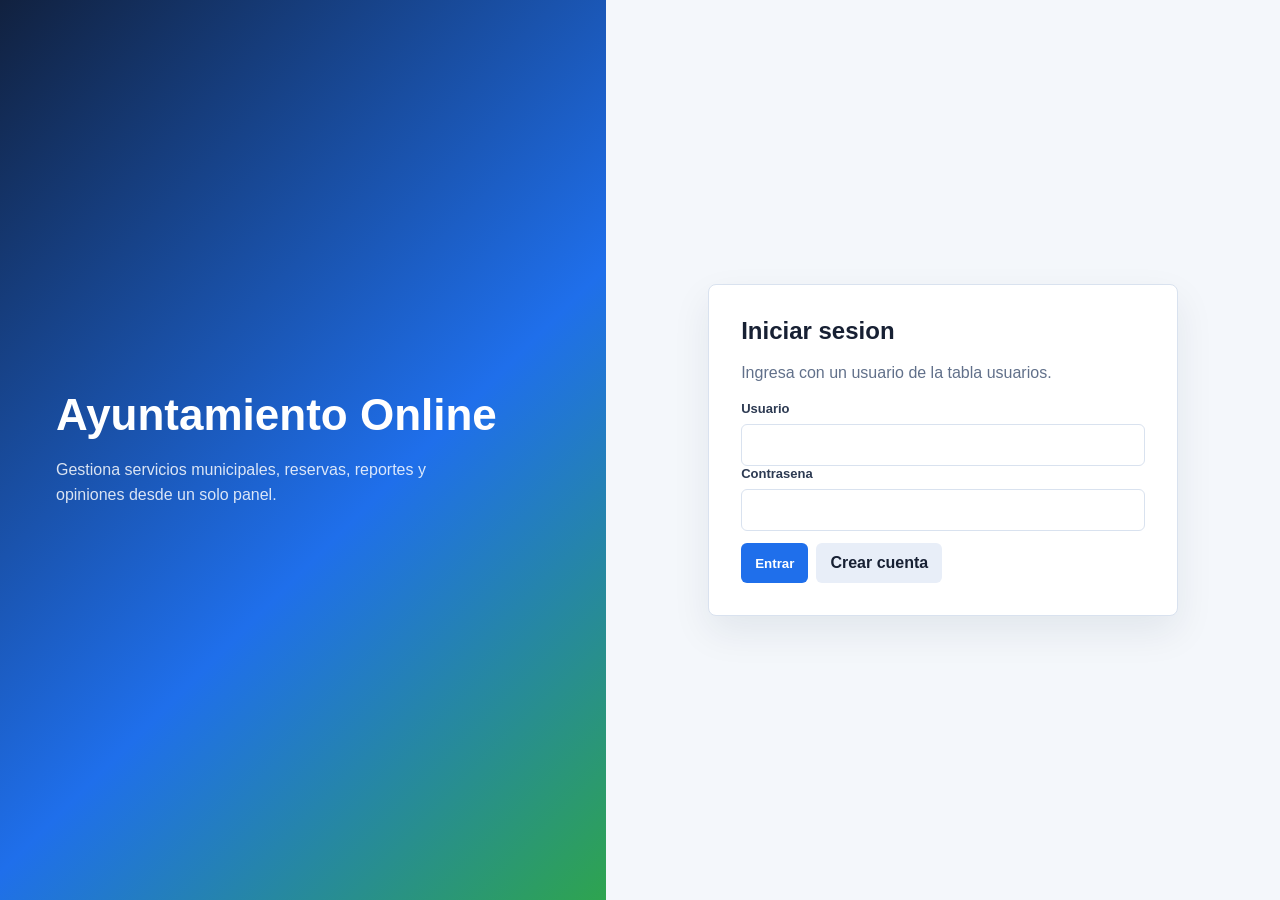
<file: Frontend/index.html>
<!DOCTYPE html>
<html lang="es">
<head>
    <meta charset="UTF-8">
    <meta http-equiv="refresh" content="0; url=Login.html">
    <title>Ayuntamiento Online</title>
</head>
<body>
    <a href="Login.html">Ir al login</a>
</body>
</html>
</file>
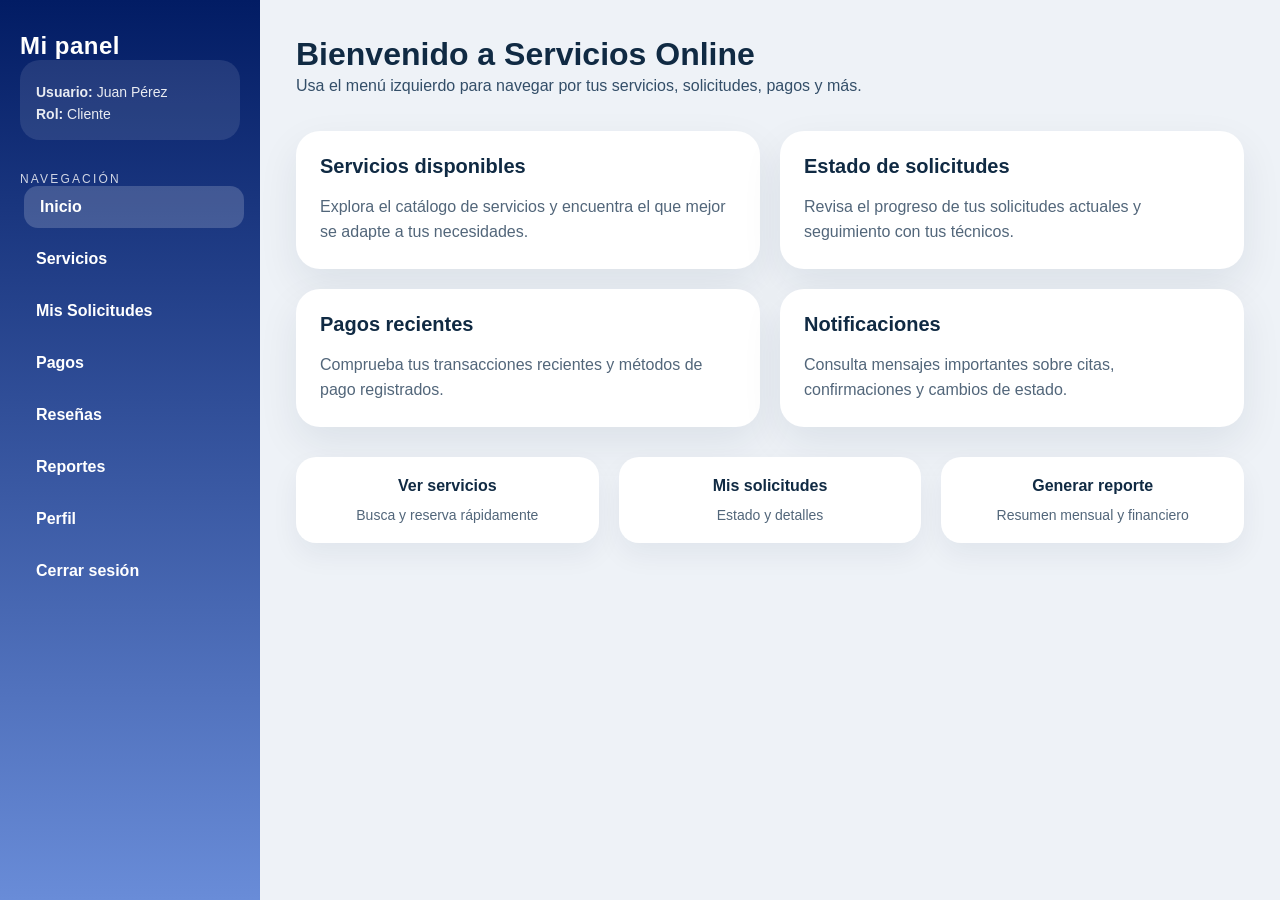
<file: Inicio.html>
<!DOCTYPE html>
<html lang="es">
<head>
    <meta charset="UTF-8">
    <meta name="viewport" content="width=device-width, initial-scale=1.0">
    <title>Inicio | Servicios Online</title>
    <link rel="stylesheet" href="/CSS/Inicio.css">
</head>
<body>
    <div class="dashboard">
        <aside class="sidebar">
            <div>
                <h2>Mi panel</h2>
                <div class="user-card">
                    <p><strong>Usuario:</strong> Juan Pérez</p>
                    <p><strong>Rol:</strong> Cliente</p>
                </div>
            </div>

            <div>
                <p class="section-title">Navegación</p>
                <nav>
                    <a href="Inicio.html" class="active">Inicio</a>
                    <a href="Servicios.html">Servicios</a>
                    <a href="Solicitudes.html">Mis Solicitudes</a>
                    <a href="Pagos.html">Pagos</a>
                    <a href="Resenas.html">Reseñas</a>
                    <a href="Reportes.html">Reportes</a>
                    <a href="Perfil.html">Perfil</a>
                    <a href="Login.html">Cerrar sesión</a>
                </nav>
            </div>
        </aside>

        <main class="main">
            <header>
                <div>
                    <h1>Bienvenido a Servicios Online</h1>
                    <p>Usa el menú izquierdo para navegar por tus servicios, solicitudes, pagos y más.</p>
                </div>
            </header>

            <div class="cards">
                <div class="card">
                    <h3>Servicios disponibles</h3>
                    <p>Explora el catálogo de servicios y encuentra el que mejor se adapte a tus necesidades.</p>
                </div>
                <div class="card">
                    <h3>Estado de solicitudes</h3>
                    <p>Revisa el progreso de tus solicitudes actuales y seguimiento con tus técnicos.</p>
                </div>
                <div class="card">
                    <h3>Pagos recientes</h3>
                    <p>Comprueba tus transacciones recientes y métodos de pago registrados.</p>
                </div>
                <div class="card">
                    <h3>Notificaciones</h3>
                    <p>Consulta mensajes importantes sobre citas, confirmaciones y cambios de estado.</p>
                </div>
            </div>

            <div class="quick-links">
                <a href="Servicios.html" class="quick-link">
                    Ver servicios
                    <span>Busca y reserva rápidamente</span>
                </a>
                <a href="Solicitudes.html" class="quick-link">
                    Mis solicitudes
                    <span>Estado y detalles</span>
                </a>
                <a href="Reportes.html" class="quick-link">
                    Generar reporte
                    <span>Resumen mensual y financiero</span>
                </a>
            </div>
        </main>
    </div>
</body>
</html>
</file>
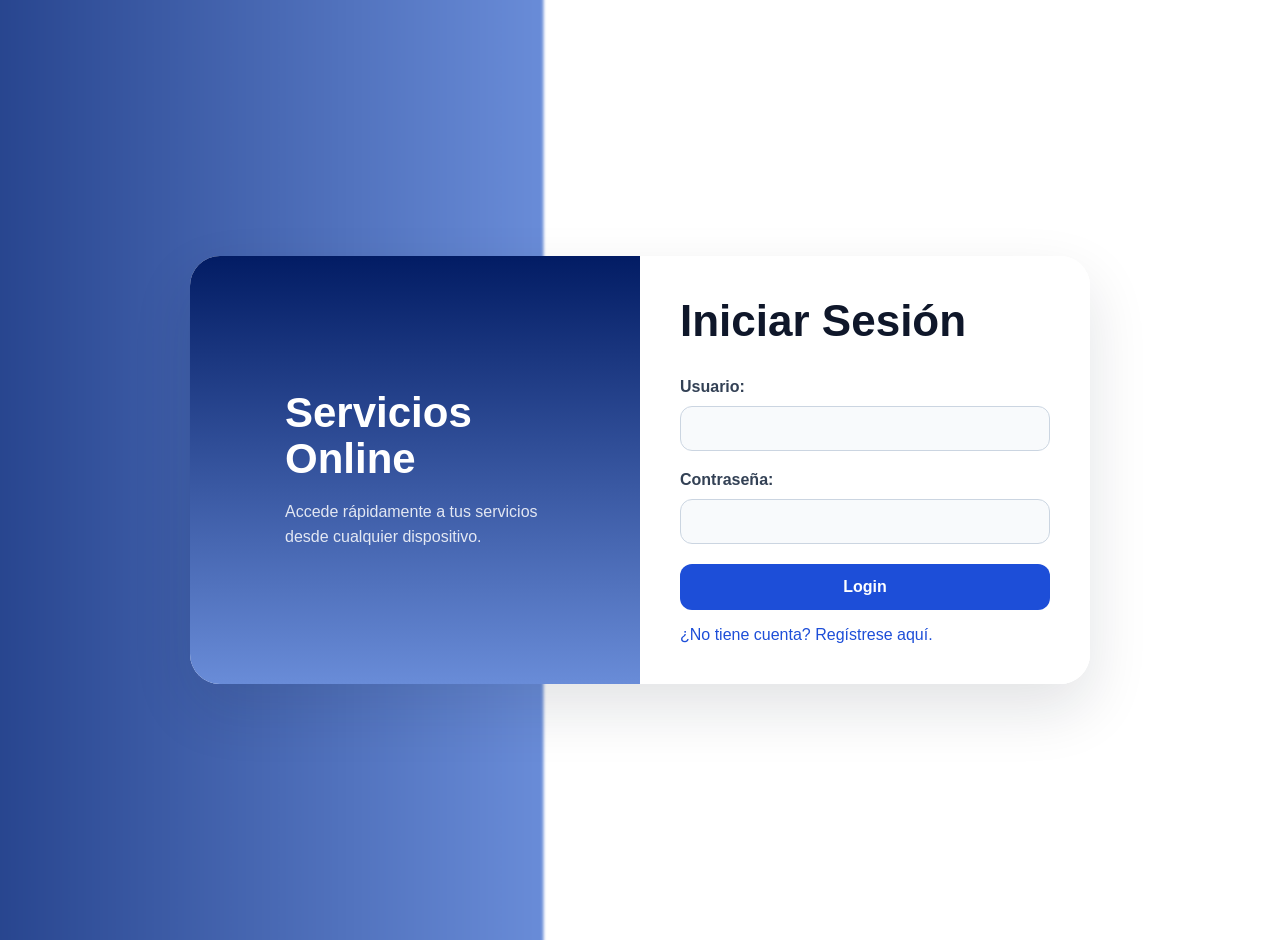
<file: Login.html>
<!DOCTYPE html>
<html lang="en">
<head>
    <meta charset="UTF-8">
    <meta name="viewport" content="width=device-width, initial-scale=1.0">
    <title>Login | Servicios Online</title>
    <link rel="stylesheet" href="/CSS/Login.css">
</head>
<body>
    <div class="login">
        <div class="login-left">
            <div class="login-left-content">
                <h2>Servicios Online</h2>
                <p>Accede rápidamente a tus servicios desde cualquier dispositivo.</p>
            </div>
        </div>
        <div class="login-right">
            <h1>Iniciar Sesión</h1>
            <form action="/login" method="post">
                <div class="usuario">
                    <label for="username">Usuario:</label>
                    <input type="text" id="username" name="username" required>
                </div>
                <div class="usuario">
                    <label for="password">Contraseña:</label>
                    <input type="password" id="password" name="password" required>
                </div>
                <button type="submit">Login</button>
                <a href="/Registro.html">¿No tiene cuenta? Regístrese aquí.</a>
            </form>
        </div>
    </div>
</body>
</html>
</file>
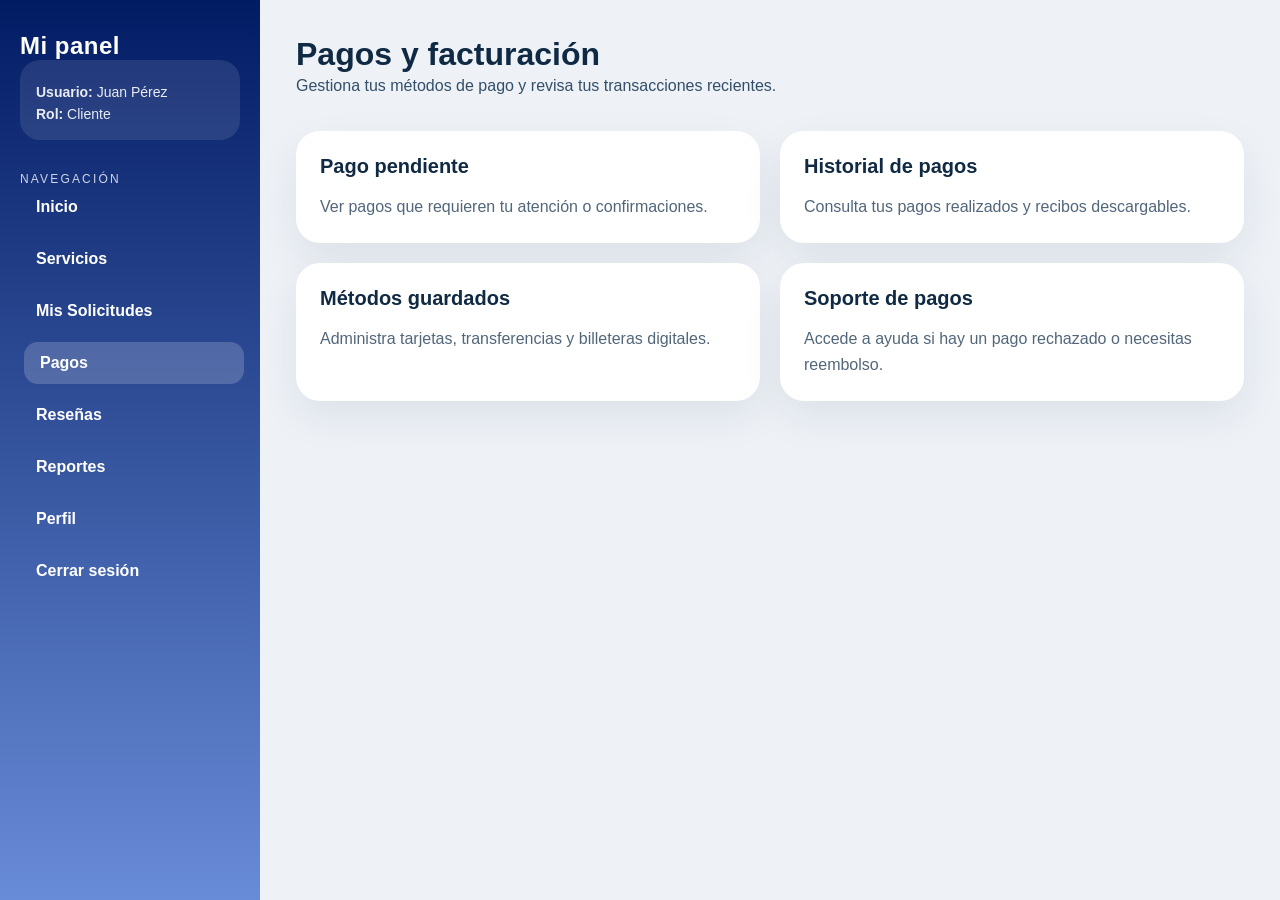
<file: Pagos.html>
<!DOCTYPE html>
<html lang="es">
<head>
    <meta charset="UTF-8">
    <meta name="viewport" content="width=device-width, initial-scale=1.0">
    <title>Pagos | Servicios Online</title>
    <link rel="stylesheet" href="/CSS/Inicio.css">
</head>
<body>
    <div class="dashboard">
        <aside class="sidebar">
            <div>
                <h2>Mi panel</h2>
                <div class="user-card">
                    <p><strong>Usuario:</strong> Juan Pérez</p>
                    <p><strong>Rol:</strong> Cliente</p>
                </div>
            </div>
            <div>
                <p class="section-title">Navegación</p>
                <nav>
                    <a href="Inicio.html">Inicio</a>
                    <a href="Servicios.html">Servicios</a>
                    <a href="Solicitudes.html">Mis Solicitudes</a>
                    <a href="Pagos.html" class="active">Pagos</a>
                    <a href="Resenas.html">Reseñas</a>
                    <a href="Reportes.html">Reportes</a>
                    <a href="Perfil.html">Perfil</a>
                    <a href="Login.html">Cerrar sesión</a>
                </nav>
            </div>
        </aside>
        <main class="main">
            <header>
                <div>
                    <h1>Pagos y facturación</h1>
                    <p>Gestiona tus métodos de pago y revisa tus transacciones recientes.</p>
                </div>
            </header>
            <div class="cards">
                <div class="card">
                    <h3>Pago pendiente</h3>
                    <p>Ver pagos que requieren tu atención o confirmaciones.</p>
                </div>
                <div class="card">
                    <h3>Historial de pagos</h3>
                    <p>Consulta tus pagos realizados y recibos descargables.</p>
                </div>
                <div class="card">
                    <h3>Métodos guardados</h3>
                    <p>Administra tarjetas, transferencias y billeteras digitales.</p>
                </div>
                <div class="card">
                    <h3>Soporte de pagos</h3>
                    <p>Accede a ayuda si hay un pago rechazado o necesitas reembolso.</p>
                </div>
            </div>
        </main>
    </div>
</body>
</html>
</file>
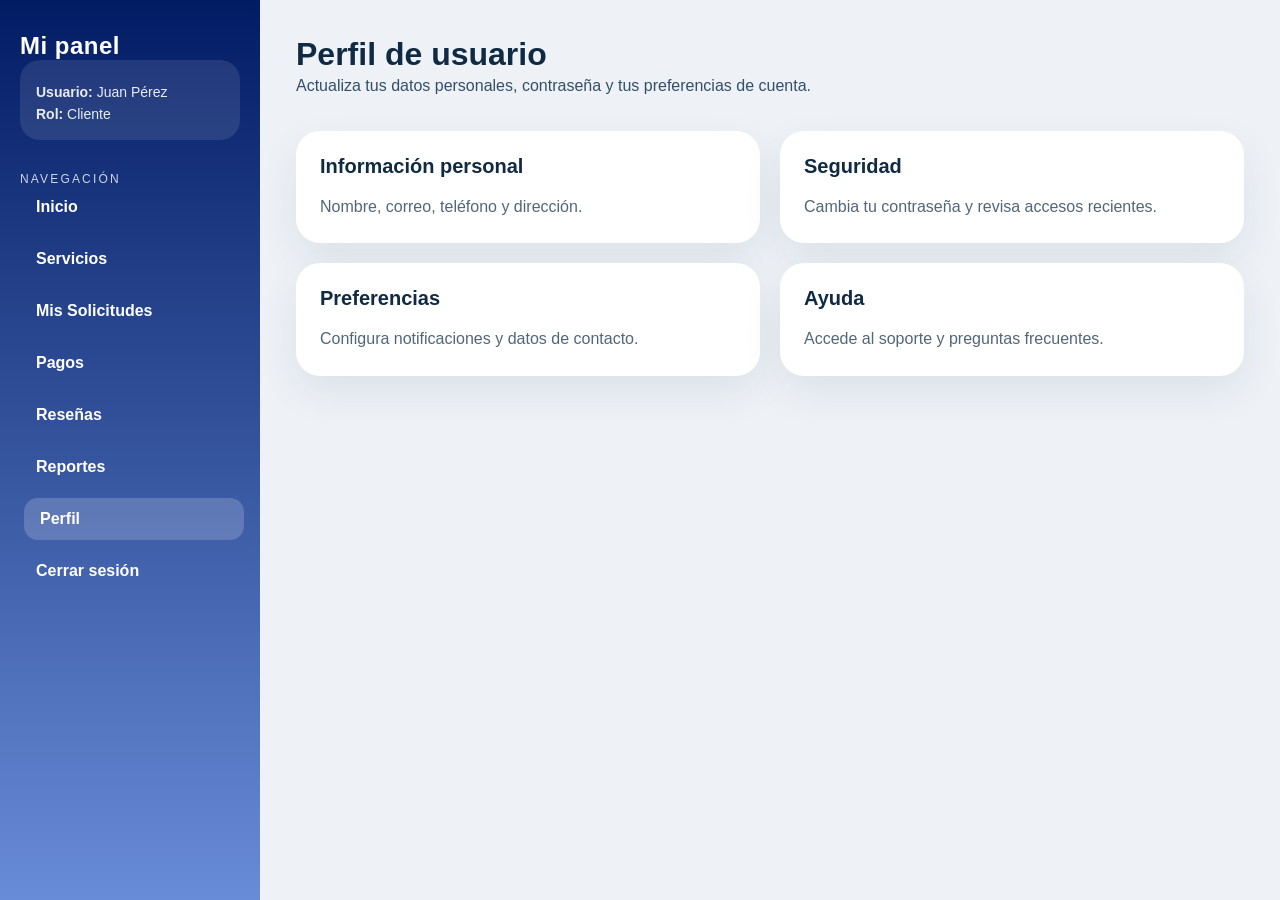
<file: Perfil.html>
<!DOCTYPE html>
<html lang="es">
<head>
    <meta charset="UTF-8">
    <meta name="viewport" content="width=device-width, initial-scale=1.0">
    <title>Perfil | Servicios Online</title>
    <link rel="stylesheet" href="/CSS/Inicio.css">
</head>
<body>
    <div class="dashboard">
        <aside class="sidebar">
            <div>
                <h2>Mi panel</h2>
                <div class="user-card">
                    <p><strong>Usuario:</strong> Juan Pérez</p>
                    <p><strong>Rol:</strong> Cliente</p>
                </div>
            </div>
            <div>
                <p class="section-title">Navegación</p>
                <nav>
                    <a href="Inicio.html">Inicio</a>
                    <a href="Servicios.html">Servicios</a>
                    <a href="Solicitudes.html">Mis Solicitudes</a>
                    <a href="Pagos.html">Pagos</a>
                    <a href="Resenas.html">Reseñas</a>
                    <a href="Reportes.html">Reportes</a>
                    <a href="Perfil.html" class="active">Perfil</a>
                    <a href="Login.html">Cerrar sesión</a>
                </nav>
            </div>
        </aside>
        <main class="main">
            <header>
                <div>
                    <h1>Perfil de usuario</h1>
                    <p>Actualiza tus datos personales, contraseña y tus preferencias de cuenta.</p>
                </div>
            </header>
            <div class="cards">
                <div class="card">
                    <h3>Información personal</h3>
                    <p>Nombre, correo, teléfono y dirección.</p>
                </div>
                <div class="card">
                    <h3>Seguridad</h3>
                    <p>Cambia tu contraseña y revisa accesos recientes.</p>
                </div>
                <div class="card">
                    <h3>Preferencias</h3>
                    <p>Configura notificaciones y datos de contacto.</p>
                </div>
                <div class="card">
                    <h3>Ayuda</h3>
                    <p>Accede al soporte y preguntas frecuentes.</p>
                </div>
            </div>
        </main>
    </div>
</body>
</html>
</file>
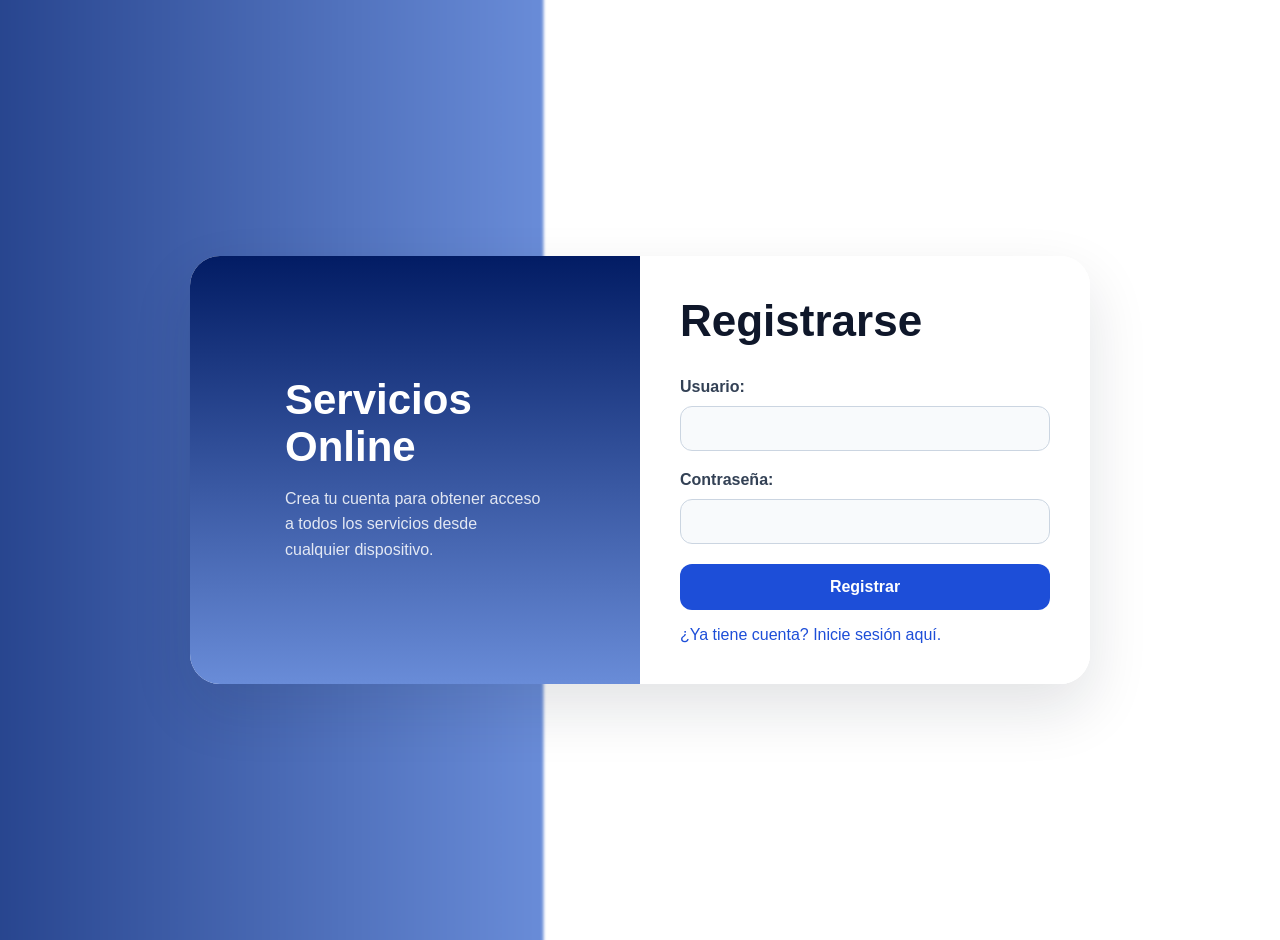
<file: Registro.html>
<!DOCTYPE html>
<html lang="en">
<head>
    <meta charset="UTF-8">
    <meta name="viewport" content="width=device-width, initial-scale=1.0">
    <title>Registro | Servicios Online</title>
    <link rel="stylesheet" href="/CSS/Registro.css">
</head>
<body>
    <div class="login">
        <div class="login-left">
            <div class="login-left-content">
                <h2>Servicios Online</h2>
                <p>Crea tu cuenta para obtener acceso a todos los servicios desde cualquier dispositivo.</p>
            </div>
        </div>
        <div class="login-right">
            <h1>Registrarse</h1>
            <form action="/registro" method="post">
                <div class="usuario">
                    <label for="username">Usuario:</label>
                    <input type="text" id="username" name="username" required>
                </div>
                <div class="usuario">
                    <label for="password">Contraseña:</label>
                    <input type="password" id="password" name="password" required>
                </div>
                <button type="submit">Registrar</button>
                <a href="/Login.html">¿Ya tiene cuenta? Inicie sesión aquí.</a>
            </form>
        </div>
    </div>
</body>
</html>
</file>
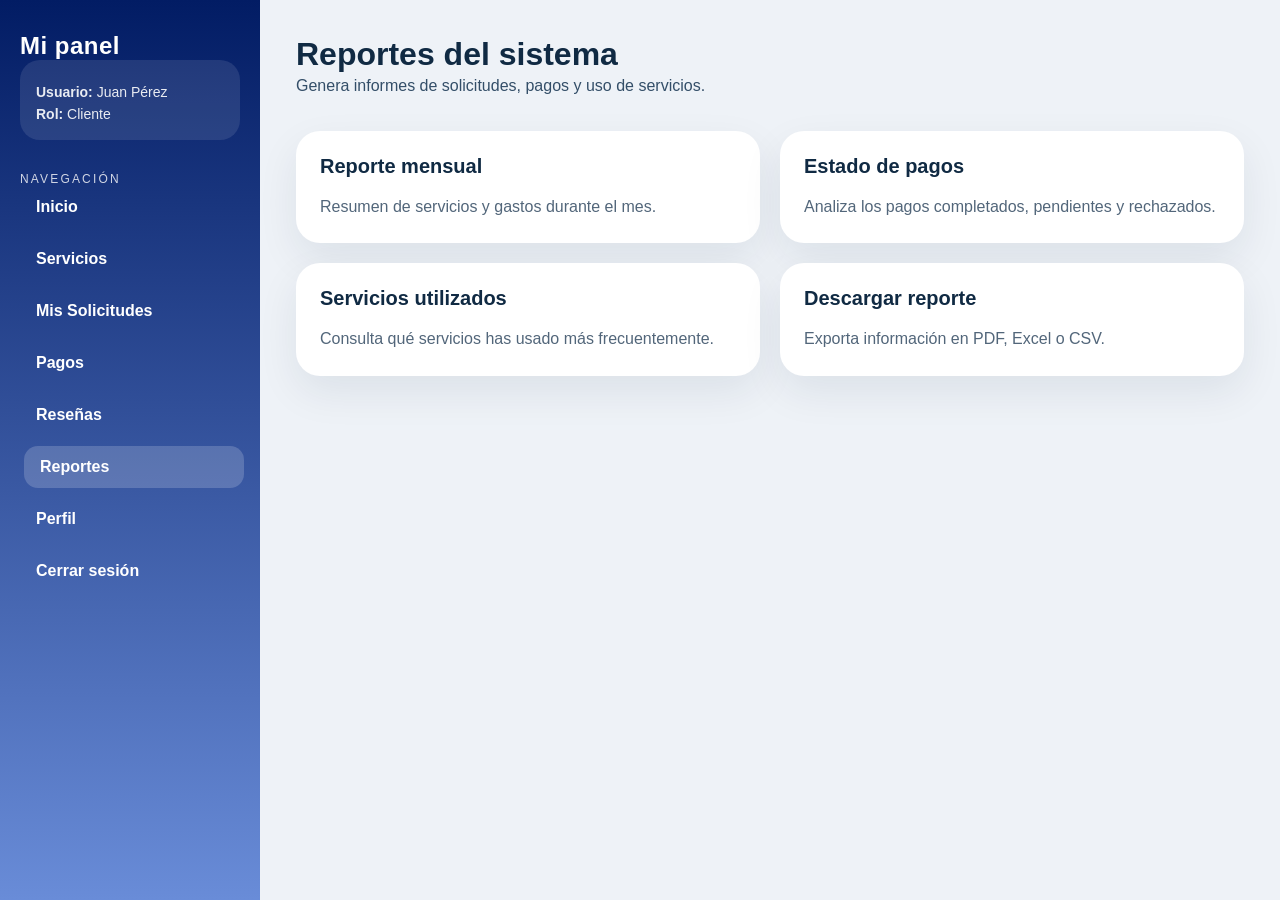
<file: Reportes.html>
<!DOCTYPE html>
<html lang="es">
<head>
    <meta charset="UTF-8">
    <meta name="viewport" content="width=device-width, initial-scale=1.0">
    <title>Reportes | Servicios Online</title>
    <link rel="stylesheet" href="/CSS/Inicio.css">
</head>
<body>
    <div class="dashboard">
        <aside class="sidebar">
            <div>
                <h2>Mi panel</h2>
                <div class="user-card">
                    <p><strong>Usuario:</strong> Juan Pérez</p>
                    <p><strong>Rol:</strong> Cliente</p>
                </div>
            </div>
            <div>
                <p class="section-title">Navegación</p>
                <nav>
                    <a href="Inicio.html">Inicio</a>
                    <a href="Servicios.html">Servicios</a>
                    <a href="Solicitudes.html">Mis Solicitudes</a>
                    <a href="Pagos.html">Pagos</a>
                    <a href="Resenas.html">Reseñas</a>
                    <a href="Reportes.html" class="active">Reportes</a>
                    <a href="Perfil.html">Perfil</a>
                    <a href="Login.html">Cerrar sesión</a>
                </nav>
            </div>
        </aside>
        <main class="main">
            <header>
                <div>
                    <h1>Reportes del sistema</h1>
                    <p>Genera informes de solicitudes, pagos y uso de servicios.</p>
                </div>
            </header>
            <div class="cards">
                <div class="card">
                    <h3>Reporte mensual</h3>
                    <p>Resumen de servicios y gastos durante el mes.</p>
                </div>
                <div class="card">
                    <h3>Estado de pagos</h3>
                    <p>Analiza los pagos completados, pendientes y rechazados.</p>
                </div>
                <div class="card">
                    <h3>Servicios utilizados</h3>
                    <p>Consulta qué servicios has usado más frecuentemente.</p>
                </div>
                <div class="card">
                    <h3>Descargar reporte</h3>
                    <p>Exporta información en PDF, Excel o CSV.</p>
                </div>
            </div>
        </main>
    </div>
</body>
</html>
</file>
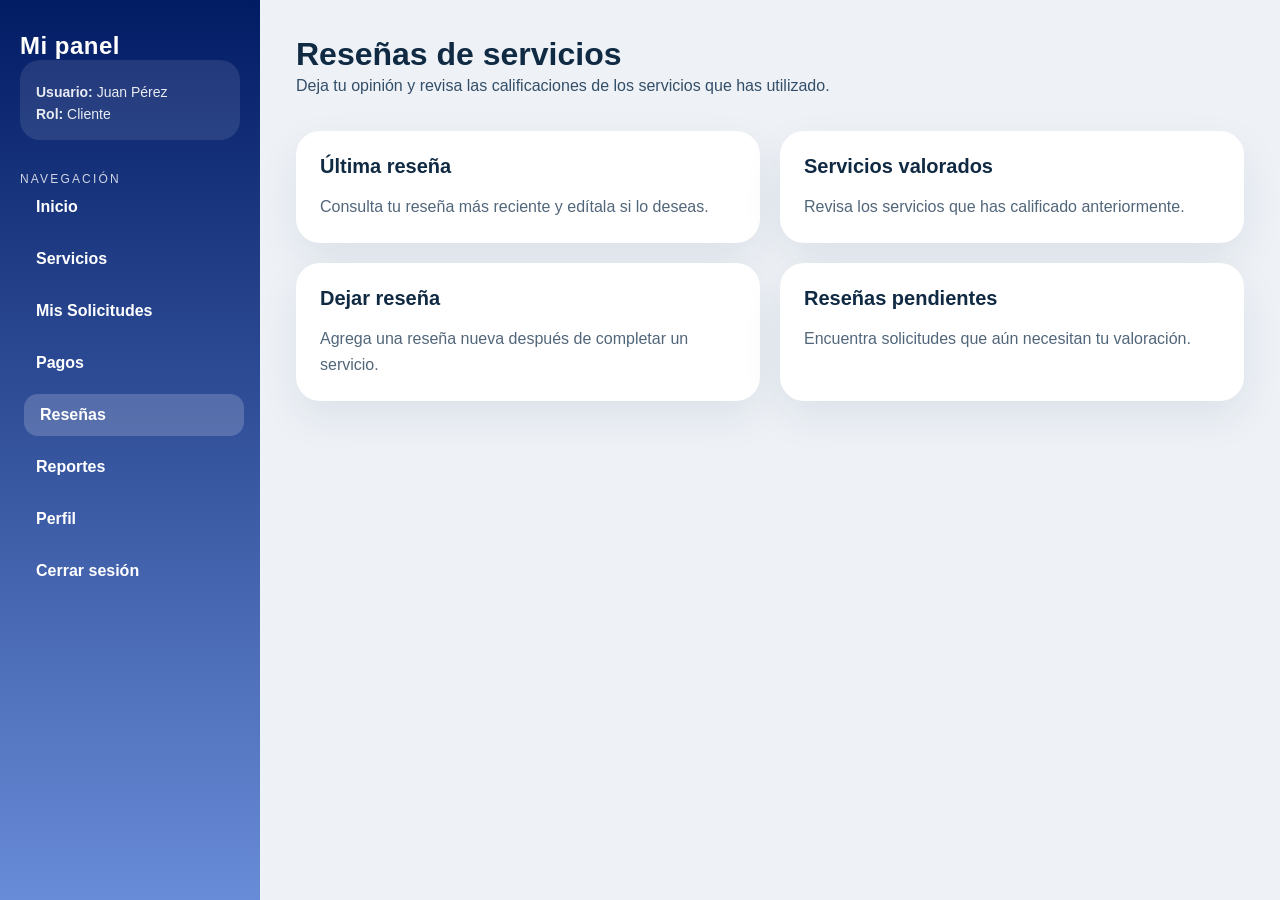
<file: Resenas.html>
<!DOCTYPE html>
<html lang="es">
<head>
    <meta charset="UTF-8">
    <meta name="viewport" content="width=device-width, initial-scale=1.0">
    <title>Reseñas | Servicios Online</title>
    <link rel="stylesheet" href="/CSS/Inicio.css">
</head>
<body>
    <div class="dashboard">
        <aside class="sidebar">
            <div>
                <h2>Mi panel</h2>
                <div class="user-card">
                    <p><strong>Usuario:</strong> Juan Pérez</p>
                    <p><strong>Rol:</strong> Cliente</p>
                </div>
            </div>
            <div>
                <p class="section-title">Navegación</p>
                <nav>
                    <a href="Inicio.html">Inicio</a>
                    <a href="Servicios.html">Servicios</a>
                    <a href="Solicitudes.html">Mis Solicitudes</a>
                    <a href="Pagos.html">Pagos</a>
                    <a href="Resenas.html" class="active">Reseñas</a>
                    <a href="Reportes.html">Reportes</a>
                    <a href="Perfil.html">Perfil</a>
                    <a href="Login.html">Cerrar sesión</a>
                </nav>
            </div>
        </aside>
        <main class="main">
            <header>
                <div>
                    <h1>Reseñas de servicios</h1>
                    <p>Deja tu opinión y revisa las calificaciones de los servicios que has utilizado.</p>
                </div>
            </header>
            <div class="cards">
                <div class="card">
                    <h3>Última reseña</h3>
                    <p>Consulta tu reseña más reciente y edítala si lo deseas.</p>
                </div>
                <div class="card">
                    <h3>Servicios valorados</h3>
                    <p>Revisa los servicios que has calificado anteriormente.</p>
                </div>
                <div class="card">
                    <h3>Dejar reseña</h3>
                    <p>Agrega una reseña nueva después de completar un servicio.</p>
                </div>
                <div class="card">
                    <h3>Reseñas pendientes</h3>
                    <p>Encuentra solicitudes que aún necesitan tu valoración.</p>
                </div>
            </div>
        </main>
    </div>
</body>
</html>
</file>
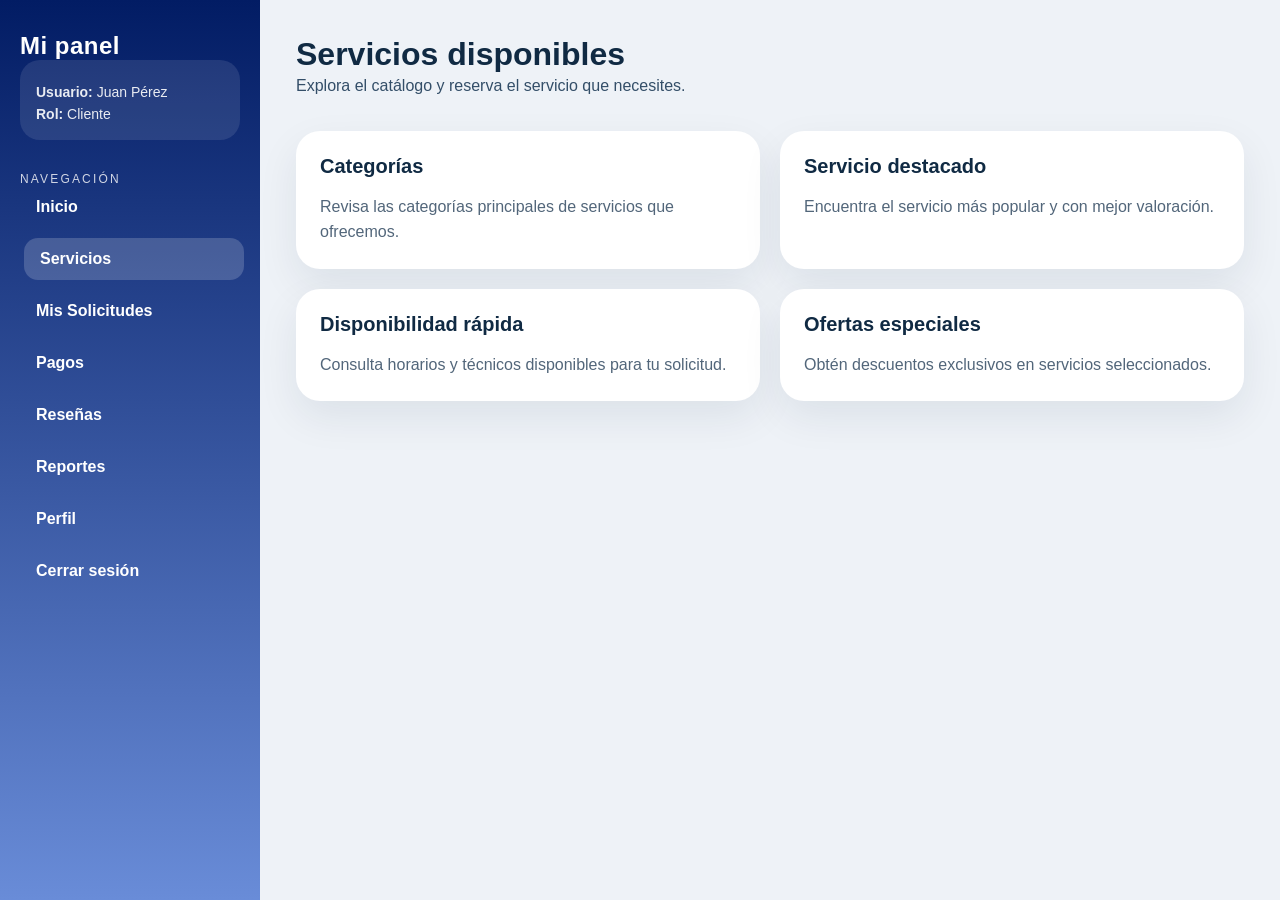
<file: Servicios.html>
<!DOCTYPE html>
<html lang="es">
<head>
    <meta charset="UTF-8">
    <meta name="viewport" content="width=device-width, initial-scale=1.0">
    <title>Servicios | Servicios Online</title>
    <link rel="stylesheet" href="/CSS/Inicio.css">
</head>
<body>
    <div class="dashboard">
        <aside class="sidebar">
            <div>
                <h2>Mi panel</h2>
                <div class="user-card">
                    <p><strong>Usuario:</strong> Juan Pérez</p>
                    <p><strong>Rol:</strong> Cliente</p>
                </div>
            </div>
            <div>
                <p class="section-title">Navegación</p>
                <nav>
                    <a href="Inicio.html">Inicio</a>
                    <a href="Servicios.html" class="active">Servicios</a>
                    <a href="Solicitudes.html">Mis Solicitudes</a>
                    <a href="Pagos.html">Pagos</a>
                    <a href="Resenas.html">Reseñas</a>
                    <a href="Reportes.html">Reportes</a>
                    <a href="Perfil.html">Perfil</a>
                    <a href="Login.html">Cerrar sesión</a>
                </nav>
            </div>
        </aside>
        <main class="main">
            <header>
                <div>
                    <h1>Servicios disponibles</h1>
                    <p>Explora el catálogo y reserva el servicio que necesites.</p>
                </div>
            </header>
            <div class="cards">
                <div class="card">
                    <h3>Categorías</h3>
                    <p>Revisa las categorías principales de servicios que ofrecemos.</p>
                </div>
                <div class="card">
                    <h3>Servicio destacado</h3>
                    <p>Encuentra el servicio más popular y con mejor valoración.</p>
                </div>
                <div class="card">
                    <h3>Disponibilidad rápida</h3>
                    <p>Consulta horarios y técnicos disponibles para tu solicitud.</p>
                </div>
                <div class="card">
                    <h3>Ofertas especiales</h3>
                    <p>Obtén descuentos exclusivos en servicios seleccionados.</p>
                </div>
            </div>
        </main>
    </div>
</body>
</html>
</file>
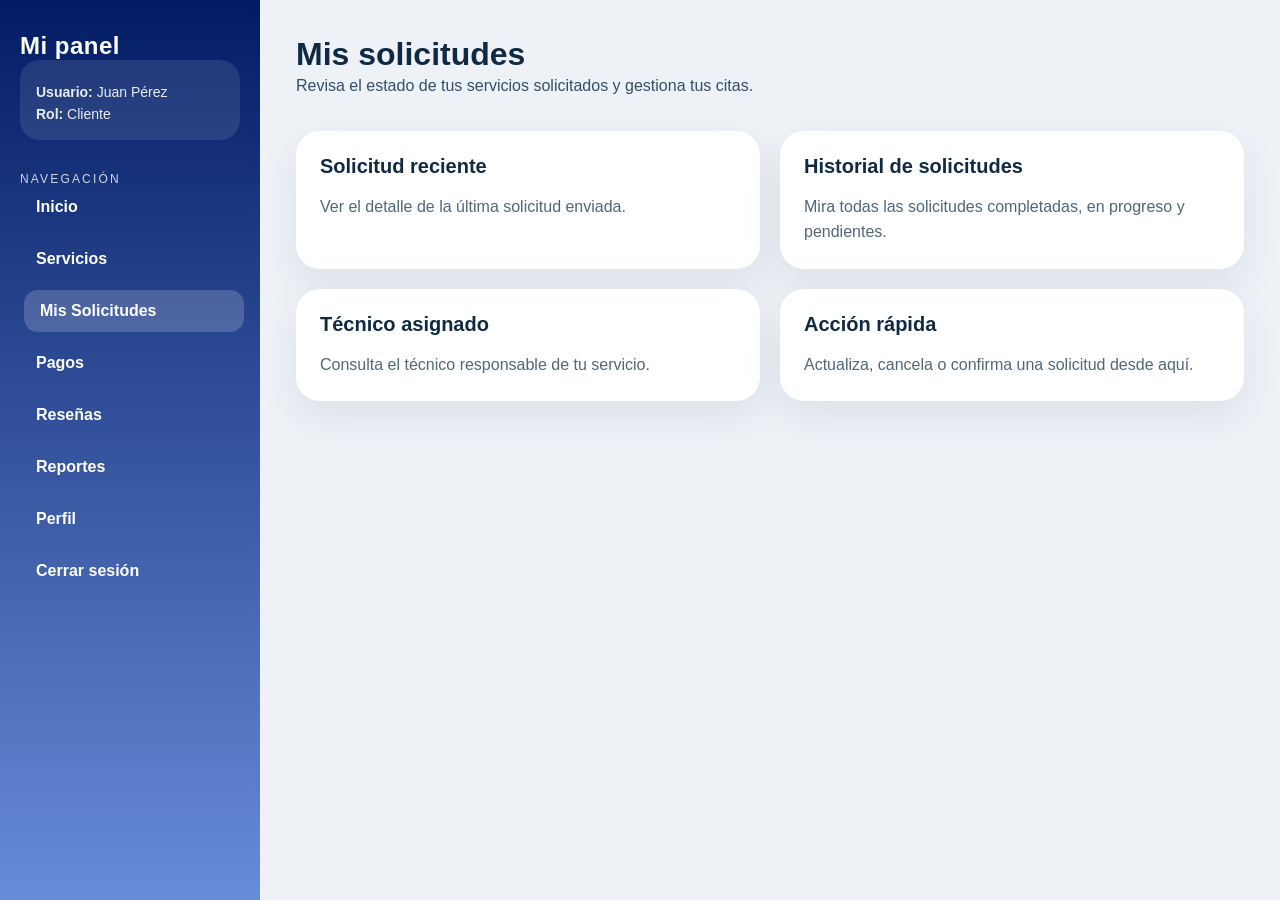
<file: Solicitudes.html>
<!DOCTYPE html>
<html lang="es">
<head>
    <meta charset="UTF-8">
    <meta name="viewport" content="width=device-width, initial-scale=1.0">
    <title>Solicitudes | Servicios Online</title>
    <link rel="stylesheet" href="/CSS/Inicio.css">
</head>
<body>
    <div class="dashboard">
        <aside class="sidebar">
            <div>
                <h2>Mi panel</h2>
                <div class="user-card">
                    <p><strong>Usuario:</strong> Juan Pérez</p>
                    <p><strong>Rol:</strong> Cliente</p>
                </div>
            </div>
            <div>
                <p class="section-title">Navegación</p>
                <nav>
                    <a href="Inicio.html">Inicio</a>
                    <a href="Servicios.html">Servicios</a>
                    <a href="Solicitudes.html" class="active">Mis Solicitudes</a>
                    <a href="Pagos.html">Pagos</a>
                    <a href="Resenas.html">Reseñas</a>
                    <a href="Reportes.html">Reportes</a>
                    <a href="Perfil.html">Perfil</a>
                    <a href="Login.html">Cerrar sesión</a>
                </nav>
            </div>
        </aside>
        <main class="main">
            <header>
                <div>
                    <h1>Mis solicitudes</h1>
                    <p>Revisa el estado de tus servicios solicitados y gestiona tus citas.</p>
                </div>
            </header>
            <div class="cards">
                <div class="card">
                    <h3>Solicitud reciente</h3>
                    <p>Ver el detalle de la última solicitud enviada.</p>
                </div>
                <div class="card">
                    <h3>Historial de solicitudes</h3>
                    <p>Mira todas las solicitudes completadas, en progreso y pendientes.</p>
                </div>
                <div class="card">
                    <h3>Técnico asignado</h3>
                    <p>Consulta el técnico responsable de tu servicio.</p>
                </div>
                <div class="card">
                    <h3>Acción rápida</h3>
                    <p>Actualiza, cancela o confirma una solicitud desde aquí.</p>
                </div>
            </div>
        </main>
    </div>
</body>
</html>
</file>
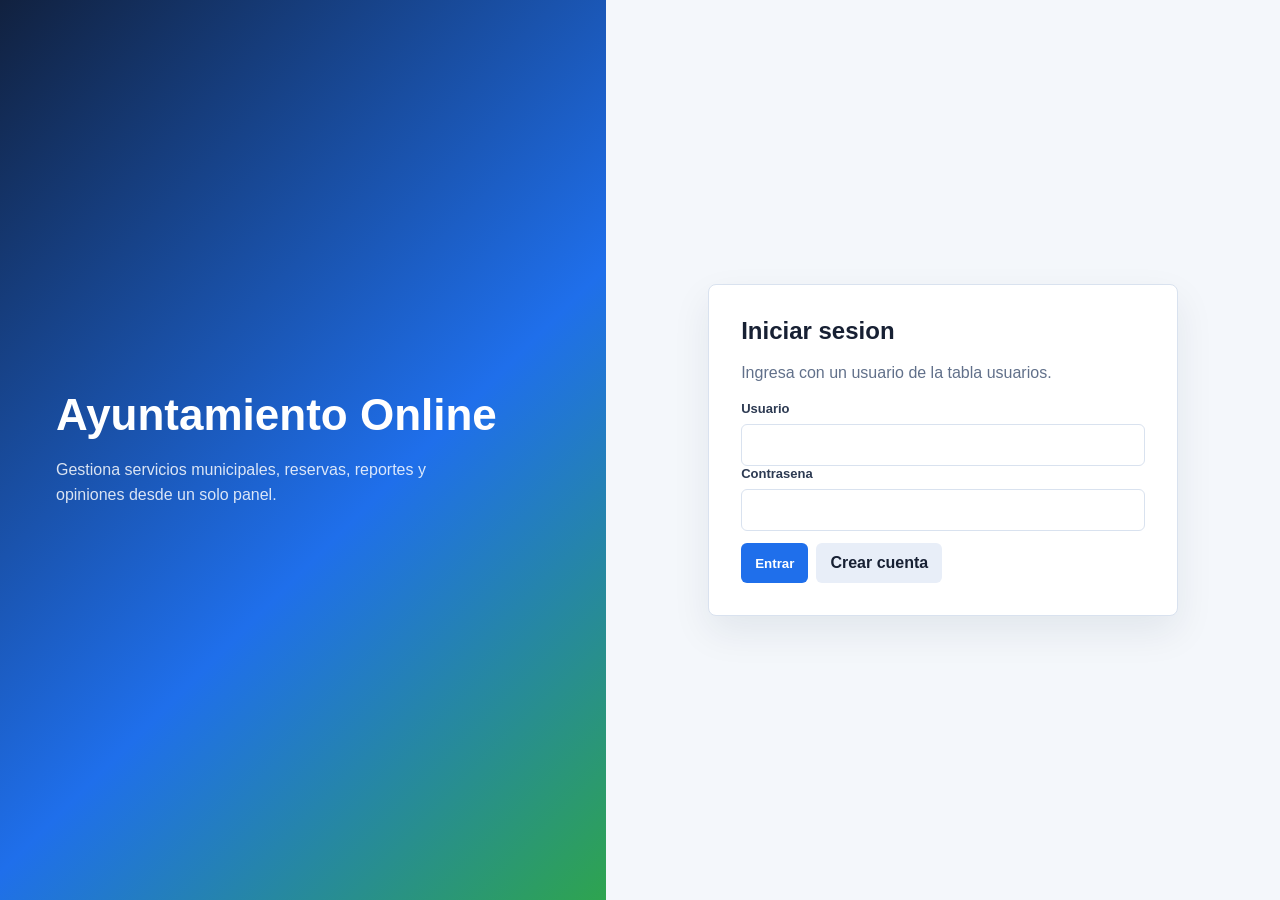
<file: Frontend/Inicio.html>
<!DOCTYPE html>
<html lang="es">
<head>
    <meta charset="UTF-8">
    <meta name="viewport" content="width=device-width, initial-scale=1.0">
    <title>Inicio | Ayuntamiento Online</title>
    <link rel="stylesheet" href="CSS/App.css">
</head>
<body>
    <script>
      const user = localStorage.getItem('currentUser');
      if (!user) {
        window.location.href = 'Login.html';
      } else {
        window.location.href = 'Servicios.html';
      }
    </script>
</body>
</html>
</file>
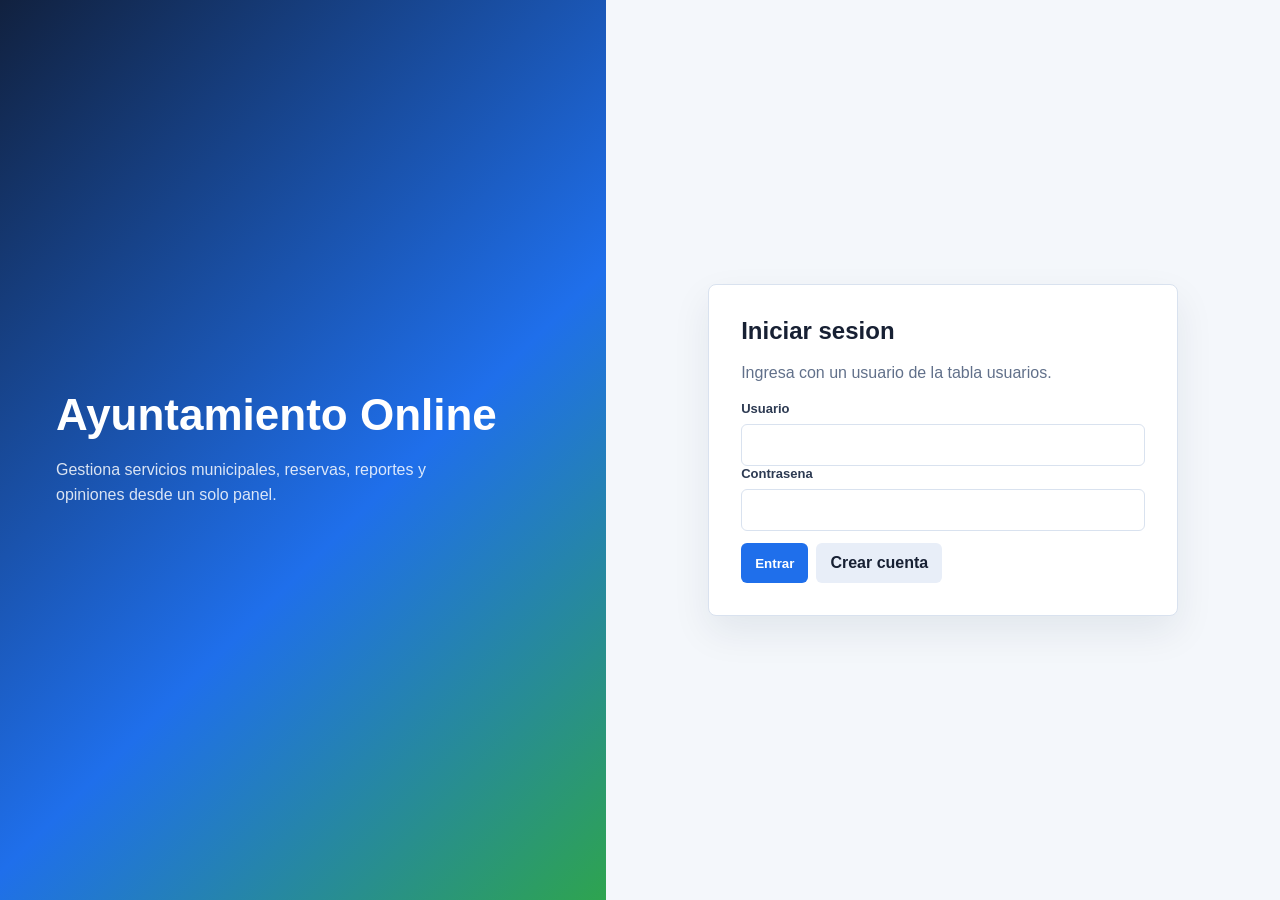
<file: Frontend/Login.html>
<!DOCTYPE html>
<html lang="es">
<head>
    <meta charset="UTF-8">
    <meta name="viewport" content="width=device-width, initial-scale=1.0">
    <title>Login | Ayuntamiento Online</title>
    <link rel="stylesheet" href="CSS/App.css">
</head>
<body>
    <div class="auth-shell">
        <section class="auth-brand">
            <div>
                <h1>Ayuntamiento Online</h1>
                <p>Gestiona servicios municipales, reservas, reportes y opiniones desde un solo panel.</p>
            </div>
        </section>
        <section class="auth-panel">
            <form class="auth-card" id="loginForm">
                <h2>Iniciar sesion</h2>
                <p>Ingresa con un usuario de la tabla usuarios.</p>
                <div id="authMessage" class="message"></div>
                <div class="field">
                    <label for="username">Usuario</label>
                    <input type="text" id="username" name="username" autocomplete="username" required>
                </div>
                <div class="field">
                    <label for="password">Contrasena</label>
                    <input type="password" id="password" name="password" autocomplete="current-password" required>
                </div>
                <div class="actions">
                    <button type="submit">Entrar</button>
                    <a class="button secondary" href="Registro.html">Crear cuenta</a>
                </div>
            </form>
        </section>
    </div>
    <script src="JS/app.js"></script>
    <script>ServiciosApp.initLogin();</script>
</body>
</html>
</file>
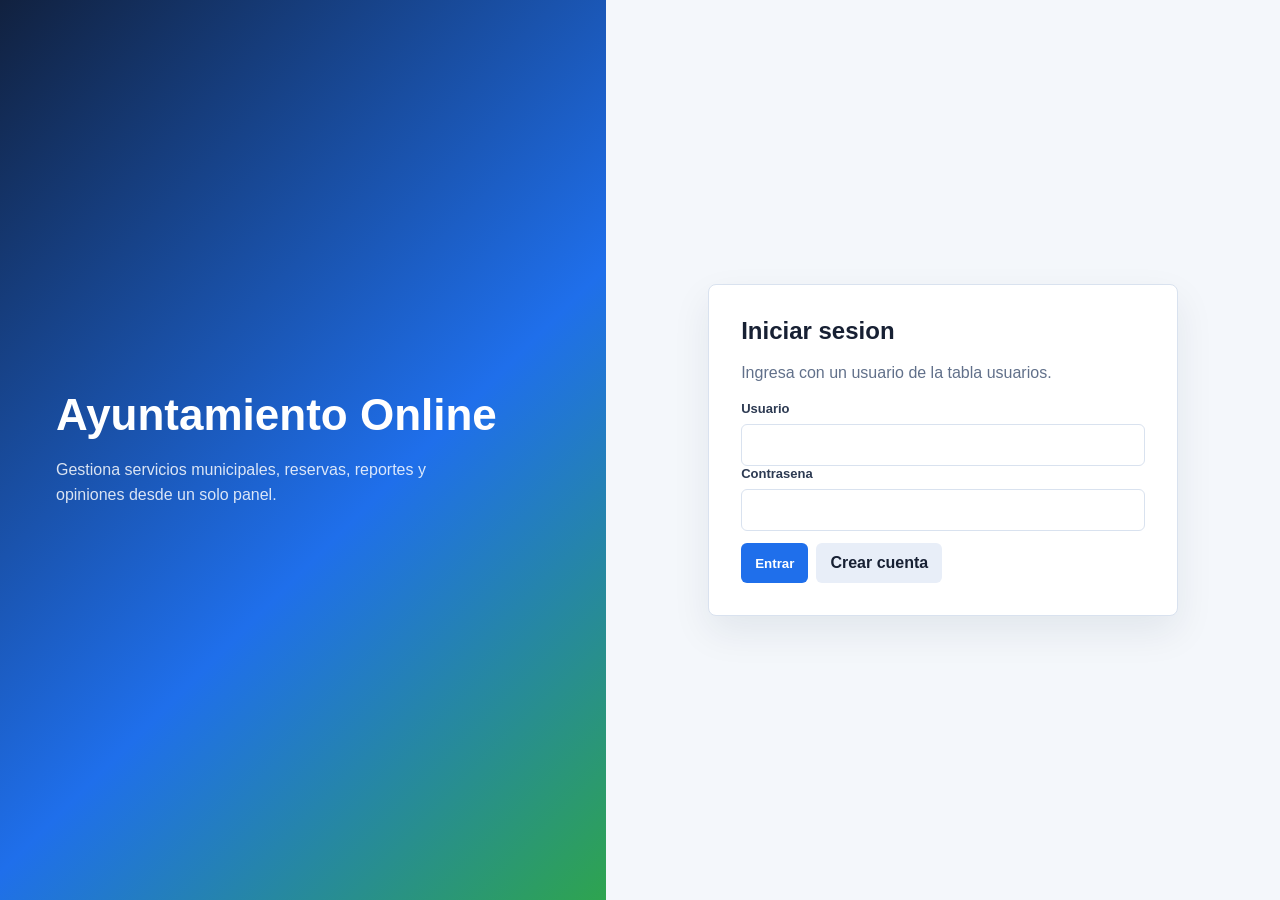
<file: Frontend/Pagos.html>
<!DOCTYPE html>
<html lang="es">
<head>
    <meta charset="UTF-8">
    <meta name="viewport" content="width=device-width, initial-scale=1.0">
    <title>Pagos | Ayuntamiento Online</title>
    <link rel="stylesheet" href="CSS/App.css">
</head>
<body>
    <script src="JS/app.js"></script>
    <script>ServiciosApp.initPagos();</script>
</body>
</html>
</file>
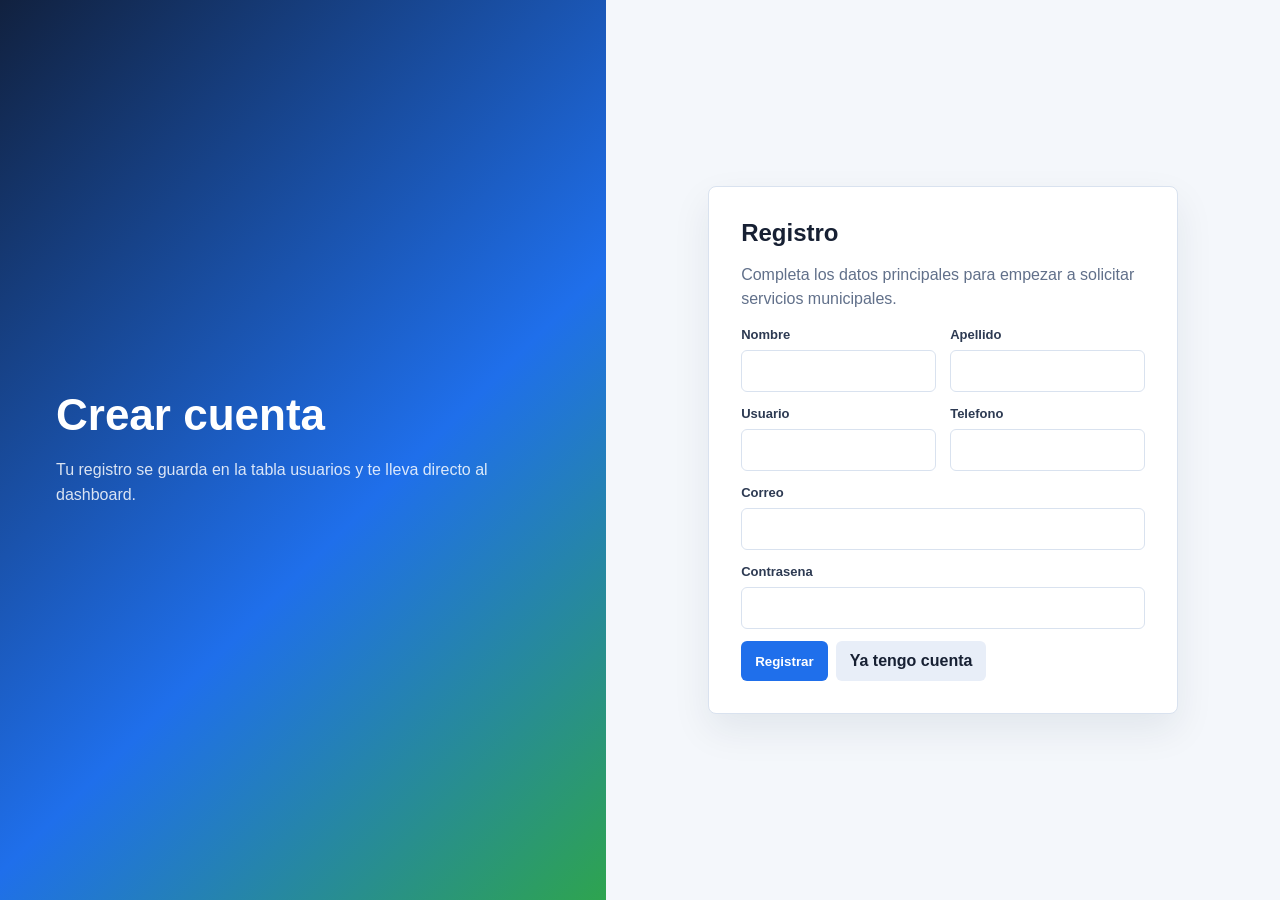
<file: Frontend/Registro.html>
<!DOCTYPE html>
<html lang="es">
<head>
    <meta charset="UTF-8">
    <meta name="viewport" content="width=device-width, initial-scale=1.0">
    <title>Registro | Ayuntamiento Online</title>
    <link rel="stylesheet" href="CSS/App.css">
</head>
<body>
    <div class="auth-shell">
        <section class="auth-brand">
            <div>
                <h1>Crear cuenta</h1>
                <p>Tu registro se guarda en la tabla usuarios y te lleva directo al dashboard.</p>
            </div>
        </section>
        <section class="auth-panel">
            <form class="auth-card" id="registerForm">
                <h2>Registro</h2>
                <p>Completa los datos principales para empezar a solicitar servicios municipales.</p>
                <div id="authMessage" class="message"></div>
                <div class="form-grid">
                    <div class="field">
                        <label for="nombre">Nombre</label>
                        <input id="nombre" name="nombre" required>
                    </div>
                    <div class="field">
                        <label for="apellido">Apellido</label>
                        <input id="apellido" name="apellido" required>
                    </div>
                    <div class="field">
                        <label for="username">Usuario</label>
                        <input id="username" name="username" required>
                    </div>
                    <div class="field">
                        <label for="telefono">Telefono</label>
                        <input id="telefono" name="telefono">
                    </div>
                    <div class="field full">
                        <label for="email">Correo</label>
                        <input id="email" name="email" type="email" required>
                    </div>
                    <div class="field full">
                        <label for="password">Contrasena</label>
                        <input id="password" name="password" type="password" required>
                    </div>
                </div>
                <div class="actions">
                    <button type="submit">Registrar</button>
                    <a class="button secondary" href="Login.html">Ya tengo cuenta</a>
                </div>
            </form>
        </section>
    </div>
    <script src="JS/app.js"></script>
    <script>ServiciosApp.initRegistro();</script>
</body>
</html>
</file>
<file: CSS/Inicio.css>
* {
    box-sizing: border-box;
}

body {
    margin: 0;
    min-height: 100vh;
    font-family: Arial, sans-serif;
    background: #eef2f7;
    color: #102a43;
}

.dashboard {
    display: grid;
    grid-template-columns: 260px 1fr;
    min-height: 100vh;
}

.sidebar {
    background: linear-gradient(180deg, #021c64 0%, #698cd8 100%);
    color: #ffffff;
    padding: 32px 20px;
    display: flex;
    flex-direction: column;
    gap: 32px;
}

.sidebar h2 {
    margin: 0;
    font-size: 24px;
    letter-spacing: 0.02em;
}

.sidebar .user-card {
    background: rgba(255, 255, 255, 0.1);
    border-radius: 20px;
    padding: 18px 16px;
}

.sidebar .user-card p {
    margin: 6px 0 0;
    font-size: 14px;
    opacity: 0.9;
}

.sidebar nav {
    display: flex;
    flex-direction: column;
    gap: 10px;
}

.sidebar a {
    display: block;
    padding: 12px 16px;
    border-radius: 14px;
    color: #fff;
    text-decoration: none;
    font-weight: 600;
    transition: background 0.2s ease, transform 0.2s ease;
}

.sidebar a:hover,
.sidebar a.active {
    background: rgba(255, 255, 255, 0.18);
    transform: translateX(4px);
}

.sidebar .section-title {
    margin: 0;
    font-size: 12px;
    text-transform: uppercase;
    letter-spacing: 0.18em;
    opacity: 0.8;
}

.main {
    padding: 36px;
}

.main header {
    display: flex;
    align-items: center;
    justify-content: space-between;
    gap: 20px;
    margin-bottom: 32px;
}

.main h1 {
    margin: 0;
    font-size: 32px;
}

.main p {
    margin: 0;
    color: #334e68;
    line-height: 1.6;
}

.cards {
    display: grid;
    grid-template-columns: repeat(2, minmax(0, 1fr));
    gap: 20px;
    margin-bottom: 30px;
}

.card {
    background: #ffffff;
    border-radius: 24px;
    padding: 24px;
    box-shadow: 0 16px 40px rgba(16, 42, 67, 0.08);
}

.card h3 {
    margin: 0 0 16px;
    font-size: 20px;
}

.card p {
    margin: 0;
    color: #52667a;
}

.quick-links {
    display: grid;
    grid-template-columns: repeat(3, minmax(0, 1fr));
    gap: 20px;
}

.quick-link {
    background: #ffffff;
    border-radius: 20px;
    padding: 20px;
    text-align: center;
    color: #102a43;
    text-decoration: none;
    box-shadow: 0 12px 28px rgba(16, 42, 67, 0.06);
    font-weight: 600;
}

.quick-link span {
    display: block;
    margin-top: 12px;
    font-size: 14px;
    color: #52667a;
    font-weight: 400;
}

@media (max-width: 960px) {
    .dashboard {
        grid-template-columns: 1fr;
    }

    .sidebar {
        flex-direction: row;
        flex-wrap: wrap;
        justify-content: center;
        padding: 24px;
    }

    .sidebar h2 {
        width: 100%;
        text-align: center;
    }

    .sidebar nav {
        width: 100%;
    }
}

@media (max-width: 720px) {
    .sidebar {
        display: none;
    }

    .main {
        padding: 24px;
    }

    .cards,
    .quick-links {
        grid-template-columns: 1fr;
    }
}
</file>
<file: CSS/Login.css>
body {
    margin: 0;
    min-height: 100vh;
    background: #f6f7fb;
    display: flex;
    align-items: center;
    justify-content: center;
    padding: 20px;
    position: relative;
    overflow-x: hidden;
}

body::before {
    content: "";
    position: fixed;
    inset: 0;
    z-index: -1;
    background: linear-gradient(90deg, #021c64 0%, #698cd8 45%, #ffffff 45%, #ffffff 100%);
    filter: blur(1px);
        transform: scale(1.5);
}

.login {
    width: min(95vw, 900px);
    max-width: 900px;
    display: flex;
    border-radius: 30px;
    overflow: hidden;
    background: rgba(255, 255, 255, 0.92);
    backdrop-filter: blur(30px);
    box-shadow: 0 25px 60px rgba(15, 23, 42, 0.12);
    font-family: Arial, sans-serif;
}

.login-left {
    flex: 1;
    min-width: 280px;
    background: linear-gradient(180deg, #021c64 0%, #698cd8 100%);
    color: #fff;
    padding: 40px;
    display: flex;
    align-items: center;
    justify-content: center;
}

.login-left-content {
    max-width: 260px;
}

.login-left h2 {
    margin: 0 0 16px;
    font-size: clamp(32px, 4vw, 42px);
    line-height: 1.1;
}

.login-left p {
    margin: 0;
    color: rgba(255, 255, 255, 0.85);
    line-height: 1.6;
}

.login-right {
    flex: 1;
    background: #ffffff;
    padding: 40px;
    display: flex;
    flex-direction: column;
    justify-content: center;
}

.login-right h1 {
    margin: 0 0 32px;
    font-size: clamp(32px, 4vw, 44px);
    color: #0f172a;
}

.login-right form {
    width: 100%;
}

.usuario {
    margin-bottom: 20px;
}

.login label {
    display: block;
    margin-bottom: 10px;
    color: #334155;
    font-weight: 600;
}

.login input {
    width: 100%;
    padding: 14px 16px;
    border: 1px solid #cbd5e1;
    border-radius: 12px;
    background: #f8fafc;
    box-sizing: border-box;
}

.login button {
    width: 100%;
    padding: 14px;
    background: #1d4ed8;
    color: #fff;
    border: none;
    border-radius: 12px;
    cursor: pointer;
    font-size: 16px;
    font-weight: 600;
    transition: background 0.2s ease;
}

.login button:hover {
    background: #2563eb;
}

.login a {
    display: inline-block;
    margin-top: 16px;
    color: #1d4ed8;
    text-decoration: none;
}

@media (max-width: 780px) {
    .login {
        flex-direction: column;
        min-height: auto;
        width: 100%;
        border-radius: 24px;
    }

    .login-left,
    .login-right {
        padding: 28px;
    }

    .login-left {
        min-height: 220px;
    }
}

@media (max-width: 430px) {
    .login-left,
    .login-right {
        padding: 20px;
    }
}
</file>
<file: CSS/Registro.css>
body {
    margin: 0;
    min-height: 100vh;
    background: #f6f7fb;
    display: flex;
    align-items: center;
    justify-content: center;
    padding: 20px;
    position: relative;
    overflow-x: hidden;
}

body::before {
    content: "";
    position: fixed;
    inset: 0;
    z-index: -1;
    background: linear-gradient(90deg, #021c64 0%, #698cd8 45%, #ffffff 45%, #ffffff 100%);
    filter: blur(1px);
        transform: scale(1.5);
}

.login {
    width: min(95vw, 900px);
    max-width: 900px;
    display: flex;
    border-radius: 30px;
    overflow: hidden;
    background: rgba(255, 255, 255, 0.92);
    backdrop-filter: blur(30px);
    box-shadow: 0 25px 60px rgba(15, 23, 42, 0.12);
    font-family: Arial, sans-serif;
}

.login-left {
    flex: 1;
    min-width: 280px;
    background: linear-gradient(180deg, #021c64 0%, #698cd8 100%);
    color: #fff;
    padding: 40px;
    display: flex;
    align-items: center;
    justify-content: center;
}

.login-left-content {
    max-width: 260px;
}

.login-left h2 {
    margin: 0 0 16px;
    font-size: clamp(32px, 4vw, 42px);
    line-height: 1.1;
}

.login-left p {
    margin: 0;
    color: rgba(255, 255, 255, 0.85);
    line-height: 1.6;
}

.login-right {
    flex: 1;
    background: #ffffff;
    padding: 40px;
    display: flex;
    flex-direction: column;
    justify-content: center;
}

.login-right h1 {
    margin: 0 0 32px;
    font-size: clamp(32px, 4vw, 44px);
    color: #0f172a;
}

.login-right form {
    width: 100%;
}

.usuario {
    margin-bottom: 20px;
}

.login label {
    display: block;
    margin-bottom: 10px;
    color: #334155;
    font-weight: 600;
}

.login input {
    width: 100%;
    padding: 14px 16px;
    border: 1px solid #cbd5e1;
    border-radius: 12px;
    background: #f8fafc;
    box-sizing: border-box;
}

.login button {
    width: 100%;
    padding: 14px;
    background: #1d4ed8;
    color: #fff;
    border: none;
    border-radius: 12px;
    cursor: pointer;
    font-size: 16px;
    font-weight: 600;
    transition: background 0.2s ease;
}

.login button:hover {
    background: #2563eb;
}

.login a {
    display: inline-block;
    margin-top: 16px;
    color: #1d4ed8;
    text-decoration: none;
}

@media (max-width: 780px) {
    .login {
        flex-direction: column;
        min-height: auto;
        width: 100%;
        border-radius: 24px;
    }

    .login-left,
    .login-right {
        padding: 28px;
    }

    .login-left {
        min-height: 220px;
    }
}

@media (max-width: 430px) {
    .login-left,
    .login-right {
        padding: 20px;
    }
}
</file>
<file: Frontend/CSS/App.css>
* {
    box-sizing: border-box;
}

:root {
    --bg: #f4f7fb;
    --panel: #ffffff;
    --panel-2: #eef4ff;
    --ink: #172033;
    --muted: #61708a;
    --line: #d9e2ef;
    --primary: #1f6feb;
    --primary-dark: #174ea6;
    --success: #1f8f5f;
    --danger: #c93636;
    --warning: #b7791f;
    --sidebar: #11213f;
}

body {
    margin: 0;
    min-height: 100vh;
    font-family: Arial, sans-serif;
    background: var(--bg);
    color: var(--ink);
}

a {
    color: inherit;
}

.auth-shell {
    min-height: 100vh;
    display: grid;
    grid-template-columns: minmax(280px, 0.9fr) minmax(320px, 1fr);
    background: var(--bg);
}

.auth-brand {
    min-height: 100%;
    padding: 56px;
    background: linear-gradient(135deg, #11213f 0%, #1f6feb 58%, #2ea44f 100%);
    color: #fff;
    display: flex;
    align-items: center;
}

.auth-brand h1 {
    font-size: 44px;
    line-height: 1.05;
    margin: 0 0 18px;
}

.auth-brand p {
    max-width: 440px;
    color: rgba(255, 255, 255, 0.84);
    line-height: 1.6;
    margin: 0;
}

.auth-panel {
    display: flex;
    align-items: center;
    justify-content: center;
    padding: 32px;
}

.auth-card {
    width: min(100%, 470px);
    background: var(--panel);
    border: 1px solid var(--line);
    border-radius: 8px;
    padding: 32px;
    box-shadow: 0 16px 38px rgba(17, 33, 63, 0.08);
}

.auth-card h2,
.main h1 {
    margin: 0;
    letter-spacing: 0;
}

.auth-card p {
    color: var(--muted);
    line-height: 1.5;
}

.field,
.form-row {
    display: grid;
    gap: 8px;
}

.form-grid {
    display: grid;
    grid-template-columns: repeat(2, minmax(0, 1fr));
    gap: 14px;
}

.field.full {
    grid-column: 1 / -1;
}

label {
    color: #2d3a52;
    font-size: 13px;
    font-weight: 700;
}

input,
select,
textarea {
    width: 100%;
    border: 1px solid var(--line);
    border-radius: 6px;
    background: #fff;
    color: var(--ink);
    padding: 11px 12px;
    font: inherit;
}

textarea {
    min-height: 92px;
    resize: vertical;
}

button,
.button {
    border: 0;
    border-radius: 6px;
    background: var(--primary);
    color: #fff;
    cursor: pointer;
    display: inline-flex;
    align-items: center;
    justify-content: center;
    gap: 8px;
    min-height: 40px;
    padding: 0 14px;
    font-weight: 700;
    text-decoration: none;
}

button:hover,
.button:hover {
    background: var(--primary-dark);
}

button.secondary,
.button.secondary {
    background: #e8eef8;
    color: #172033;
}

button.danger {
    background: var(--danger);
}

.message {
    display: none;
    margin: 14px 0;
    padding: 11px 12px;
    border-radius: 6px;
    border: 1px solid var(--line);
    color: var(--muted);
    background: #f8fafc;
}

.message.show {
    display: block;
}

.message.success {
    color: var(--success);
    border-color: #b7e4cb;
    background: #effaf4;
}

.message.error {
    color: var(--danger);
    border-color: #f1b6b6;
    background: #fff3f3;
}

.dashboard {
    display: grid;
    grid-template-columns: 260px minmax(0, 1fr);
    min-height: 100vh;
}

.sidebar {
    background: var(--sidebar);
    color: #fff;
    padding: 28px 18px;
    display: flex;
    flex-direction: column;
    gap: 28px;
}

.sidebar h2 {
    margin: 0;
    font-size: 22px;
}

.user-card {
    margin-top: 14px;
    padding: 14px;
    border: 1px solid rgba(255, 255, 255, 0.14);
    border-radius: 8px;
    background: rgba(255, 255, 255, 0.08);
}

.user-card p {
    margin: 4px 0;
    color: rgba(255, 255, 255, 0.86);
    font-size: 13px;
}

.map {
    width: 100%;
    min-height: 250px;
    border-radius: 8px;
    border: 1px solid rgba(0, 0, 0, 0.12);
    margin-top: 12px;
}

.map-status {
    margin: 8px 0 0;
    font-size: 12px;
    color: var(--muted);
}

.map-instructions {
    font-size: 12px;
    color: var(--muted);
    margin-bottom: 8px;
}

.user-card p.welcome {
    font-size: 16px;
    font-weight: 700;
}

.section-title {
    margin: 0 0 10px;
    color: rgba(255, 255, 255, 0.62);
    font-size: 12px;
    font-weight: 700;
    text-transform: uppercase;
}

nav {
    display: grid;
    gap: 6px;
}

nav a {
    border-radius: 6px;
    color: rgba(255, 255, 255, 0.82);
    padding: 10px 12px;
    text-decoration: none;
    font-weight: 700;
}

nav a:hover,
nav a.active {
    background: rgba(255, 255, 255, 0.12);
    color: #fff;
}

.main {
    padding: 28px;
}

.main header {
    display: flex;
    justify-content: space-between;
    align-items: flex-start;
    gap: 18px;
    margin-bottom: 22px;
}

.main header p {
    margin: 8px 0 0;
    color: var(--muted);
}

.toolbar {
    display: flex;
    flex-wrap: wrap;
    align-items: center;
    gap: 10px;
    margin-bottom: 18px;
}

.cards,
.stats {
    display: grid;
    grid-template-columns: repeat(4, minmax(0, 1fr));
    gap: 14px;
}

.card,
.panel,
.table-wrap {
    background: var(--panel);
    border: 1px solid var(--line);
    border-radius: 8px;
    box-shadow: 0 10px 22px rgba(17, 33, 63, 0.05);
}

.card {
    padding: 18px;
}

.card h3 {
    margin: 0 0 8px;
    font-size: 17px;
}

.card p,
.muted {
    color: var(--muted);
    line-height: 1.5;
}

.stat-value {
    display: block;
    font-size: 30px;
    font-weight: 800;
    margin-top: 8px;
}

.content-grid {
    display: grid;
    grid-template-columns: minmax(0, 1fr) 360px;
    gap: 16px;
    align-items: start;
}

.panel {
    padding: 18px;
}

.panel h2 {
    margin: 0 0 14px;
    font-size: 18px;
}

.list {
    display: grid;
    gap: 12px;
}

.item {
    border: 1px solid var(--line);
    border-radius: 8px;
    padding: 14px;
    background: #fff;
}

.item-head {
    display: flex;
    align-items: flex-start;
    justify-content: space-between;
    gap: 12px;
}

.item h3 {
    margin: 0 0 6px;
    font-size: 16px;
}

.item p {
    margin: 4px 0;
}

.badge {
    display: inline-flex;
    align-items: center;
    border-radius: 999px;
    background: var(--panel-2);
    color: #24476f;
    font-size: 12px;
    font-weight: 800;
    padding: 4px 9px;
    white-space: nowrap;
}

.price {
    color: var(--success);
    font-weight: 800;
}

table {
    width: 100%;
    border-collapse: collapse;
}

th,
td {
    padding: 12px;
    border-bottom: 1px solid var(--line);
    text-align: left;
    vertical-align: top;
}

th {
    color: var(--muted);
    font-size: 12px;
    text-transform: uppercase;
}

.table-wrap {
    overflow: auto;
}

.actions {
    display: flex;
    flex-wrap: wrap;
    gap: 8px;
    margin-top: 12px;
}

.actions.compact {
    margin-top: 0;
}

.request-group {
    display: grid;
    gap: 10px;
}

.request-group + .request-group {
    border-top: 1px solid var(--line);
    padding-top: 14px;
}

.request-group-head {
    display: flex;
    align-items: center;
    justify-content: space-between;
    gap: 10px;
}

.request-group-head h3 {
    margin: 0;
    font-size: 15px;
}

.request-detail-panel {
    position: sticky;
    top: 18px;
}

.report-details {
    margin-top: 16px;
}

.report-summary {
    display: grid;
    grid-template-columns: repeat(3, minmax(0, 1fr));
    gap: 12px;
    margin: 14px 0;
}

.report-summary h4 {
    margin: 0 0 8px;
    font-size: 14px;
}

.report-summary ul {
    margin: 0;
    padding-left: 18px;
    color: var(--muted);
    line-height: 1.6;
}

.hidden {
    display: none !important;
}

@media (max-width: 1050px) {
    .cards,
    .stats {
        grid-template-columns: repeat(2, minmax(0, 1fr));
    }

    .content-grid {
        grid-template-columns: 1fr;
    }

    .report-summary {
        grid-template-columns: 1fr;
    }
}

@media (max-width: 780px) {
    .auth-shell,
    .dashboard {
        grid-template-columns: 1fr;
    }

    .auth-brand {
        min-height: 260px;
        padding: 32px;
    }

    .sidebar {
        position: static;
    }

    .main {
        padding: 18px;
    }

    .main header {
        flex-direction: column;
    }
}

@media (max-width: 560px) {
    .form-grid,
    .cards,
    .stats {
        grid-template-columns: 1fr;
    }

    .auth-panel {
        padding: 18px;
    }
}
</file>
